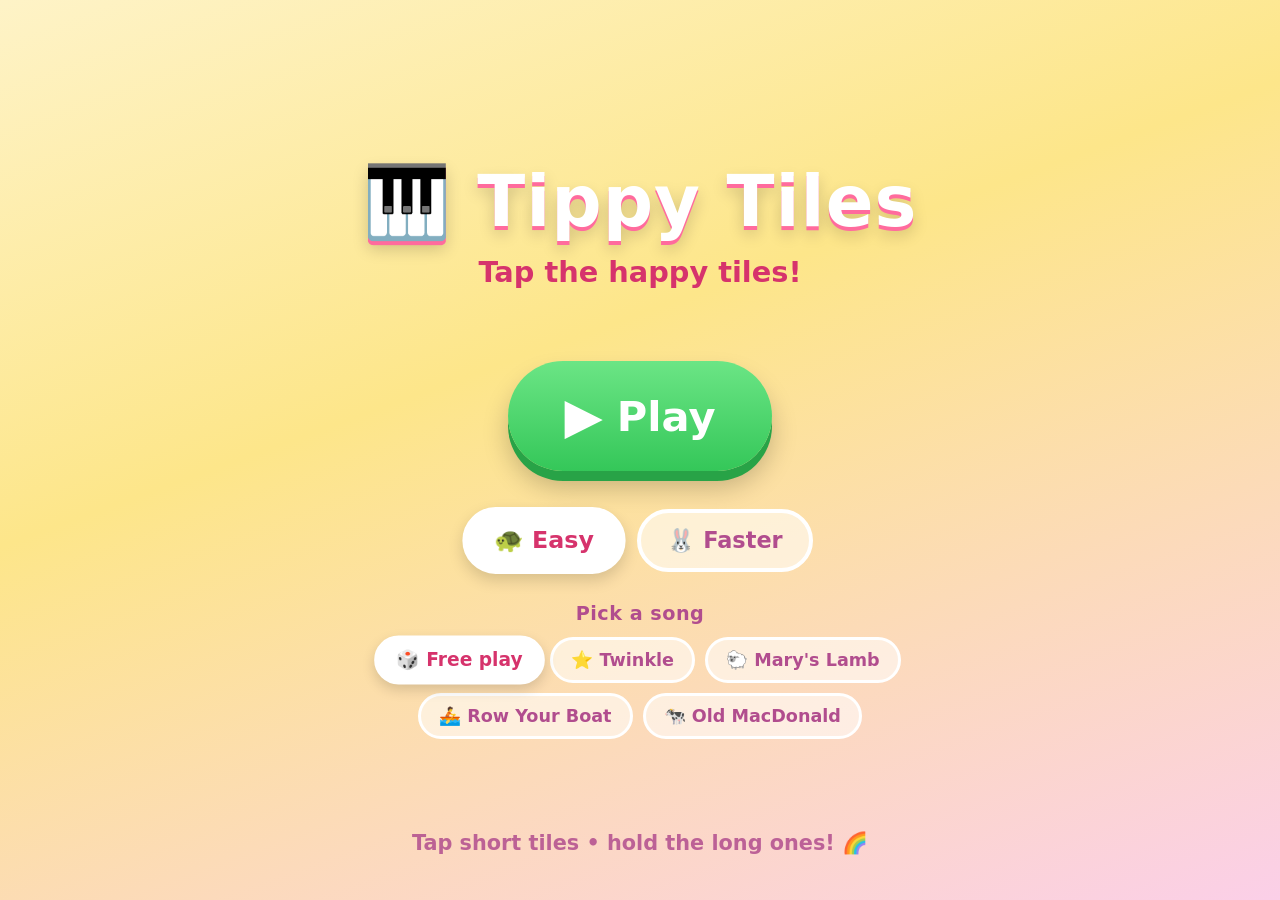
<file: index.html>
<!DOCTYPE html>
<html lang="en">
<head>
  <meta charset="UTF-8" />
  <meta name="viewport" content="width=device-width, initial-scale=1.0, maximum-scale=1.0, user-scalable=no, viewport-fit=cover" />
  <meta name="apple-mobile-web-app-capable" content="yes" />
  <meta name="theme-color" content="#fde68a" />
  <title>Tippy Tiles — Piano Tiles for Toddlers</title>
  <link rel="stylesheet" href="style.css" />
</head>
<body>
  <!-- ===== Start screen ===== -->
  <div id="start" class="screen">
    <div class="title-wrap">
      <h1 class="title">🎹 Tippy Tiles</h1>
      <p class="subtitle">Tap the happy tiles!</p>
    </div>
    <button id="playBtn" class="big-btn" aria-label="Play">
      <span class="big-btn-icon">▶</span>
      <span class="big-btn-text">Play</span>
    </button>
    <div class="mode-row" role="group" aria-label="Choose a speed">
      <button class="mode-btn is-active" data-mode="relaxed">🐢 Easy</button>
      <button class="mode-btn" data-mode="normal">🐰 Faster</button>
    </div>
    <p class="pick-label">Pick a song</p>
    <div class="song-row" role="group" aria-label="Choose a song">
      <button class="song-btn is-active" data-song="free">🎲 Free play</button>
      <button class="song-btn" data-song="twinkle">⭐ Twinkle</button>
      <button class="song-btn" data-song="mary">🐑 Mary's Lamb</button>
      <button class="song-btn" data-song="row">🚣 Row Your Boat</button>
      <button class="song-btn" data-song="macdonald">🐄 Old MacDonald</button>
    </div>
    <p class="hint">Tap short tiles • hold the long ones! 🌈</p>
  </div>

  <!-- ===== Game screen ===== -->
  <div id="game" class="screen hidden">
    <div id="hud">
      <button id="homeBtn" class="hud-btn" aria-label="Home">🏠</button>
      <div id="score" class="score" aria-live="polite">
        <span class="star">⭐</span><span id="scoreNum">0</span>
      </div>
      <button id="soundBtn" class="hud-btn" aria-label="Sound on or off">🔊</button>
    </div>
    <div id="board" aria-label="Piano tiles"></div>
    <div id="praise" class="praise" aria-hidden="true"></div>
  </div>

  <script src="game.js"></script>
</body>
</html>
</file>
<file: style.css>
/* ===== Tippy Tiles — toddler piano tiles ===== */
* { margin: 0; padding: 0; box-sizing: border-box; -webkit-tap-highlight-color: transparent; }

:root {
  --c1: #ff6b9d; /* pink   */
  --c2: #ffa552; /* orange */
  --c3: #ffe066; /* yellow */
  --c4: #6be585; /* green  */
  --c5: #5ec8ff; /* blue   */
  --c6: #b388ff; /* purple */
}

html, body {
  height: 100%;
  overflow: hidden;
  overscroll-behavior: none;
  touch-action: manipulation;
  user-select: none;
  -webkit-user-select: none;
  font-family: "Trebuchet MS", "Comic Sans MS", "Segoe UI", system-ui, sans-serif;
  background: linear-gradient(160deg, #fef3c7 0%, #fde68a 40%, #fbcfe8 100%);
}

.screen {
  position: fixed;
  inset: 0;
  display: flex;
  flex-direction: column;
  align-items: center;
  justify-content: center;
}
.hidden { display: none !important; }

/* ===== Start screen ===== */
.title-wrap { text-align: center; margin-bottom: 8vh; padding: 0 16px; max-width: 100%; }
.title {
  font-size: clamp(2.4rem, 11vw, 4.4rem);
  color: #fff;
  text-shadow: 0 4px 0 #ff6b9d, 0 8px 16px rgba(0,0,0,.18);
  letter-spacing: 1px;
  animation: bob 2.4s ease-in-out infinite;
}
.subtitle {
  margin-top: 12px;
  font-size: clamp(1.1rem, 5vw, 1.8rem);
  color: #d6336c;
  font-weight: bold;
}

.big-btn {
  display: flex;
  align-items: center;
  gap: 14px;
  padding: 26px 56px;
  border: none;
  border-radius: 999px;
  background: linear-gradient(180deg, #6be585, #34c759);
  color: #fff;
  font-size: clamp(1.6rem, 7vw, 2.6rem);
  font-weight: bold;
  font-family: inherit;
  box-shadow: 0 10px 0 #28a347, 0 16px 26px rgba(0,0,0,.22);
  cursor: pointer;
  transition: transform .08s ease, box-shadow .08s ease;
  animation: pulse 1.8s ease-in-out infinite;
}
.big-btn:active {
  transform: translateY(7px);
  box-shadow: 0 3px 0 #28a347, 0 6px 12px rgba(0,0,0,.22);
  animation: none;
}
.big-btn-icon { font-size: 1.2em; }

.mode-row { display: flex; gap: 16px; margin-top: 38px; }
.mode-btn {
  padding: 14px 26px;
  border: 4px solid #fff;
  border-radius: 999px;
  background: rgba(255,255,255,.55);
  color: #b14d8e;
  font-size: clamp(1rem, 4.5vw, 1.4rem);
  font-weight: bold;
  font-family: inherit;
  cursor: pointer;
  transition: transform .1s ease, background .15s ease;
}
.mode-btn.is-active {
  background: #fff;
  color: #d6336c;
  transform: scale(1.06);
  box-shadow: 0 6px 14px rgba(0,0,0,.15);
}

.pick-label {
  margin-top: 30px;
  color: #b14d8e;
  font-size: clamp(.95rem, 4vw, 1.2rem);
  font-weight: bold;
  letter-spacing: .5px;
}
.song-row {
  display: flex;
  flex-wrap: wrap;
  justify-content: center;
  gap: 10px;
  margin-top: 12px;
  max-width: 560px;
  padding: 0 12px;
}
.song-btn {
  padding: 10px 18px;
  border: 3px solid #fff;
  border-radius: 999px;
  background: rgba(255,255,255,.55);
  color: #b14d8e;
  font-size: clamp(.85rem, 3.6vw, 1.1rem);
  font-weight: bold;
  font-family: inherit;
  cursor: pointer;
  transition: transform .1s ease, background .15s ease;
}
.song-btn.is-active {
  background: #fff;
  color: #d6336c;
  transform: scale(1.06);
  box-shadow: 0 5px 12px rgba(0,0,0,.15);
}

.hint {
  position: absolute;
  bottom: 5vh;
  color: #b14d8e;
  font-size: clamp(.95rem, 4vw, 1.3rem);
  font-weight: bold;
  opacity: .85;
}

/* ===== Game screen ===== */
#game { background: linear-gradient(160deg, #fff7ed 0%, #fee2e2 100%); }

#hud {
  position: absolute;
  top: 0; left: 0; right: 0;
  height: 64px;
  display: flex;
  align-items: center;
  justify-content: space-between;
  padding: 0 14px;
  padding-top: env(safe-area-inset-top, 0);
  z-index: 30;
  pointer-events: none;
}
.hud-btn {
  pointer-events: auto;
  width: 52px; height: 52px;
  border: none;
  border-radius: 50%;
  background: rgba(255,255,255,.85);
  font-size: 1.6rem;
  cursor: pointer;
  box-shadow: 0 4px 10px rgba(0,0,0,.12);
  display: flex; align-items: center; justify-content: center;
}
.hud-btn:active { transform: scale(.92); }

.score {
  display: flex;
  align-items: center;
  gap: 6px;
  background: rgba(255,255,255,.85);
  padding: 6px 20px;
  border-radius: 999px;
  font-size: 1.8rem;
  font-weight: bold;
  color: #f59e0b;
  box-shadow: 0 4px 10px rgba(0,0,0,.12);
  min-width: 90px;
  justify-content: center;
}
.score.pop { animation: scorePop .3s ease; }
.score .star { font-size: 1.4rem; }

/* ===== Board & tiles ===== */
#board {
  position: absolute;
  inset: 0;
  overflow: hidden;
}
#board::before {
  /* faint column guides */
  content: "";
  position: absolute;
  inset: 0;
  background-image: repeating-linear-gradient(
    to right,
    transparent 0,
    transparent calc(25% - 2px),
    rgba(0,0,0,.05) calc(25% - 2px),
    rgba(0,0,0,.05) 25%
  );
}

.tile {
  position: absolute;
  border-radius: 22px;
  box-shadow: inset 0 -8px 0 rgba(0,0,0,.12), 0 8px 18px rgba(0,0,0,.18);
  display: flex;
  align-items: center;
  justify-content: center;
  font-size: 12vw;
  will-change: transform;
  cursor: pointer;
}
.tile .face { pointer-events: none; filter: drop-shadow(0 2px 0 rgba(0,0,0,.12)); }

.tile.tapped {
  animation: tilePop .32s ease forwards;
  pointer-events: none;
}

/* ===== Long (press-and-hold) tiles ===== */
.tile.long {
  /* a soft vertical sheen + dashed "track" so it reads as a hold tile */
  background-image: linear-gradient(180deg, rgba(255,255,255,.32), rgba(255,255,255,0) 40%);
  border: 3px dashed rgba(255,255,255,.85);
}
.tile.long .grip {
  position: absolute;
  bottom: 6%;
  font-size: 1.6rem;
  line-height: .5;
  letter-spacing: 4px;
  color: rgba(255,255,255,.9);
  pointer-events: none;
  writing-mode: vertical-rl;
  animation: gripPulse 1.1s ease-in-out infinite;
}
.tile.long.held {
  filter: brightness(1.18);
  box-shadow: inset 0 -8px 0 rgba(0,0,0,.12), 0 8px 18px rgba(0,0,0,.18),
              0 0 0 6px rgba(255,255,255,.95), 0 0 34px 12px rgba(255,255,255,.8);
}
/* the rising progress fill (grows bottom -> top while held) */
.tile.long .fill {
  position: absolute;
  left: 0; right: 0; bottom: 0;
  height: 0%;
  border-radius: 0 0 19px 19px;
  background: linear-gradient(180deg, rgba(255,255,255,.55), rgba(255,255,255,.85));
  box-shadow: 0 -3px 12px rgba(255,255,255,.95);
  pointer-events: none;
}
/* completion flash */
.tile.long.done { animation: tileDone .4s ease forwards; pointer-events: none; }

/* In song mode, the next tile to tap glows to guide little players. */
.tile.glow {
  box-shadow: inset 0 -8px 0 rgba(0,0,0,.12), 0 8px 18px rgba(0,0,0,.18),
              0 0 0 6px rgba(255,255,255,.95), 0 0 30px 10px rgba(255,255,255,.75);
  animation: tileGlow 1s ease-in-out infinite;
}

/* burst particles */
.spark {
  position: absolute;
  font-size: 2rem;
  pointer-events: none;
  z-index: 20;
  animation: sparkFly .7s ease-out forwards;
}

/* big praise word */
.praise {
  position: absolute;
  top: 42%;
  left: 50%;
  transform: translate(-50%, -50%) scale(.4);
  font-size: clamp(2.4rem, 13vw, 6rem);
  font-weight: bold;
  color: #fff;
  text-shadow: 0 4px 0 #ff6b9d, 0 8px 18px rgba(0,0,0,.25);
  opacity: 0;
  pointer-events: none;
  z-index: 25;
  white-space: nowrap;
}
.praise.show { animation: praisePop 1s ease forwards; }

/* ===== Keyframes ===== */
@keyframes bob   { 0%,100% { transform: translateY(0) rotate(-2deg);} 50% { transform: translateY(-12px) rotate(2deg);} }
@keyframes pulse { 0%,100% { transform: scale(1);} 50% { transform: scale(1.05);} }
@keyframes scorePop { 0% { transform: scale(1);} 40% { transform: scale(1.35);} 100% { transform: scale(1);} }
@keyframes tilePop {
  0%   { transform: scale(1); }
  35%  { transform: scale(1.18); filter: brightness(1.4); }
  100% { transform: scale(.2); opacity: 0; }
}
@keyframes sparkFly {
  0%   { transform: translate(0,0) scale(.4) rotate(0); opacity: 1; }
  100% { transform: translate(var(--dx), var(--dy)) scale(1.3) rotate(var(--rot)); opacity: 0; }
}
@keyframes tileGlow { 0%,100% { filter: brightness(1); } 50% { filter: brightness(1.22); } }
@keyframes gripPulse { 0%,100% { opacity: .55; } 50% { opacity: 1; } }
@keyframes tileDone {
  0%   { transform: scale(1); filter: brightness(1.5); }
  40%  { transform: scale(1.12); filter: brightness(1.8); }
  100% { transform: scale(.2); opacity: 0; }
}
@keyframes praisePop {
  0%   { opacity: 0; transform: translate(-50%,-50%) scale(.4) rotate(-8deg); }
  25%  { opacity: 1; transform: translate(-50%,-50%) scale(1.15) rotate(4deg); }
  70%  { opacity: 1; transform: translate(-50%,-50%) scale(1) rotate(0); }
  100% { opacity: 0; transform: translate(-50%,-60%) scale(1); }
}

@media (prefers-reduced-motion: reduce) {
  .title, .big-btn { animation: none; }
}
</file>
